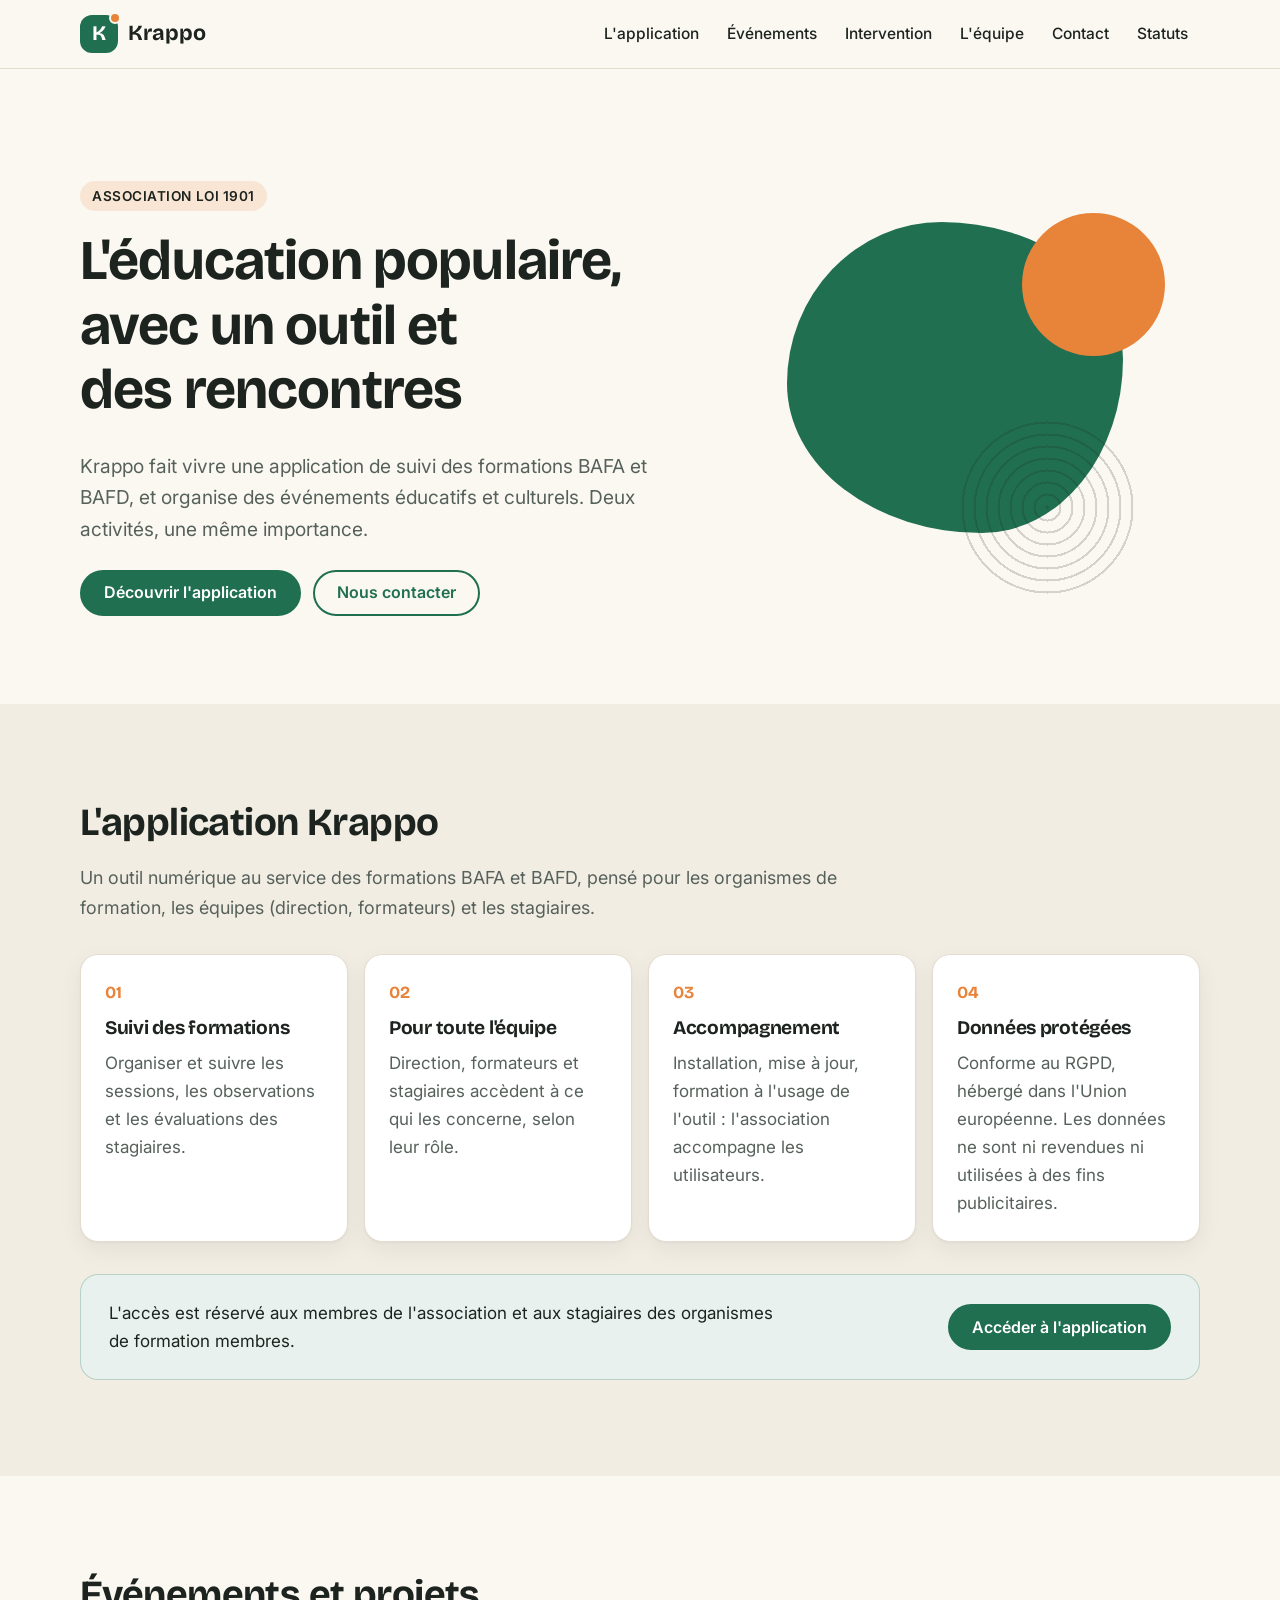
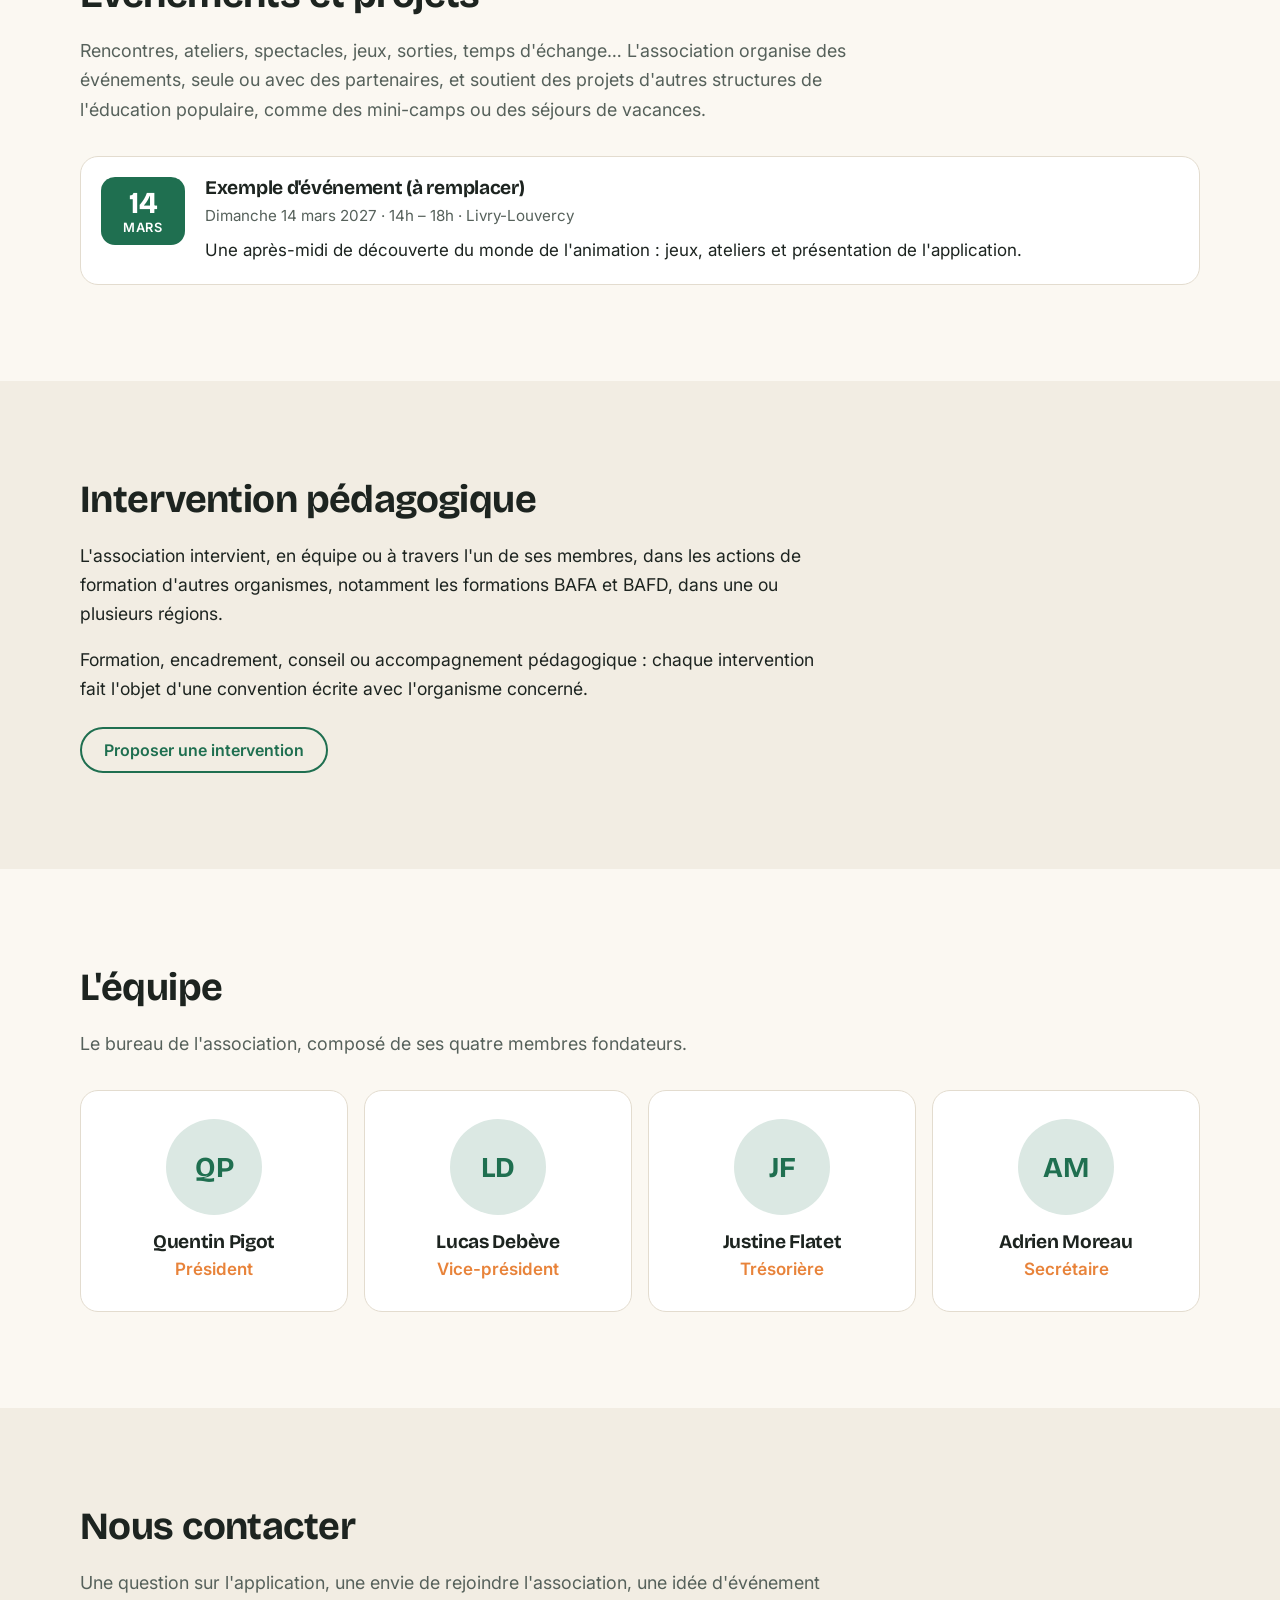
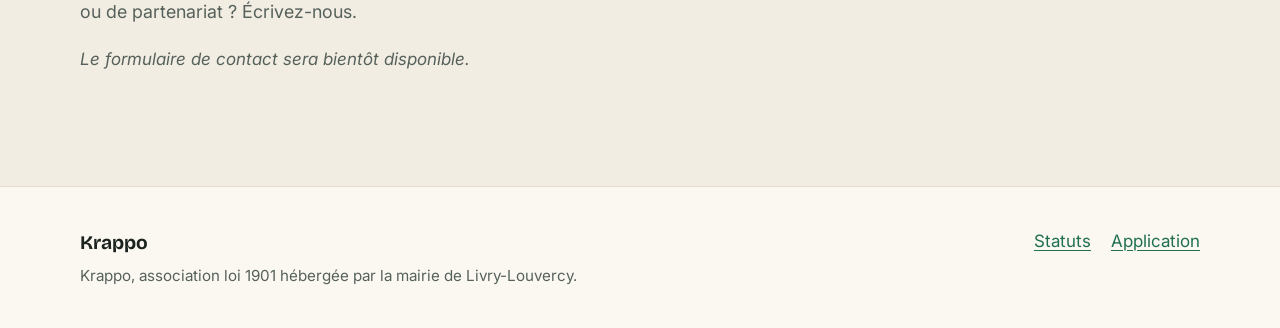
<file: index.html>
<!doctype html>
<html lang="fr">
<head>
  <meta charset="utf-8">
  <meta name="viewport" content="width=device-width, initial-scale=1">
  <title>Krappo · Association d'éducation populaire</title>
  <meta name="description" content="Krappo est une association loi 1901 qui fait vivre l'application Krappo pour le suivi des formations BAFA et BAFD, et organise des événements éducatifs et culturels.">
  <link rel="icon" href="assets/favicon.svg" type="image/svg+xml">
  <link rel="preconnect" href="https://fonts.googleapis.com">
  <link rel="preconnect" href="https://fonts.gstatic.com" crossorigin>
  <link rel="stylesheet" href="assets/css/style.css">
  <script src="assets/js/app.js" defer></script>
</head>
<body data-page="accueil">
  <a class="skip-link" href="#main">Aller au contenu</a>
  <header class="site-header" id="site-header"></header>
  <main id="main">
    <noscript><p class="container notice">Ce site a besoin de JavaScript pour afficher son contenu.</p></noscript>
  </main>
  <footer class="site-footer" id="site-footer"></footer>
</body>
</html>
</file>
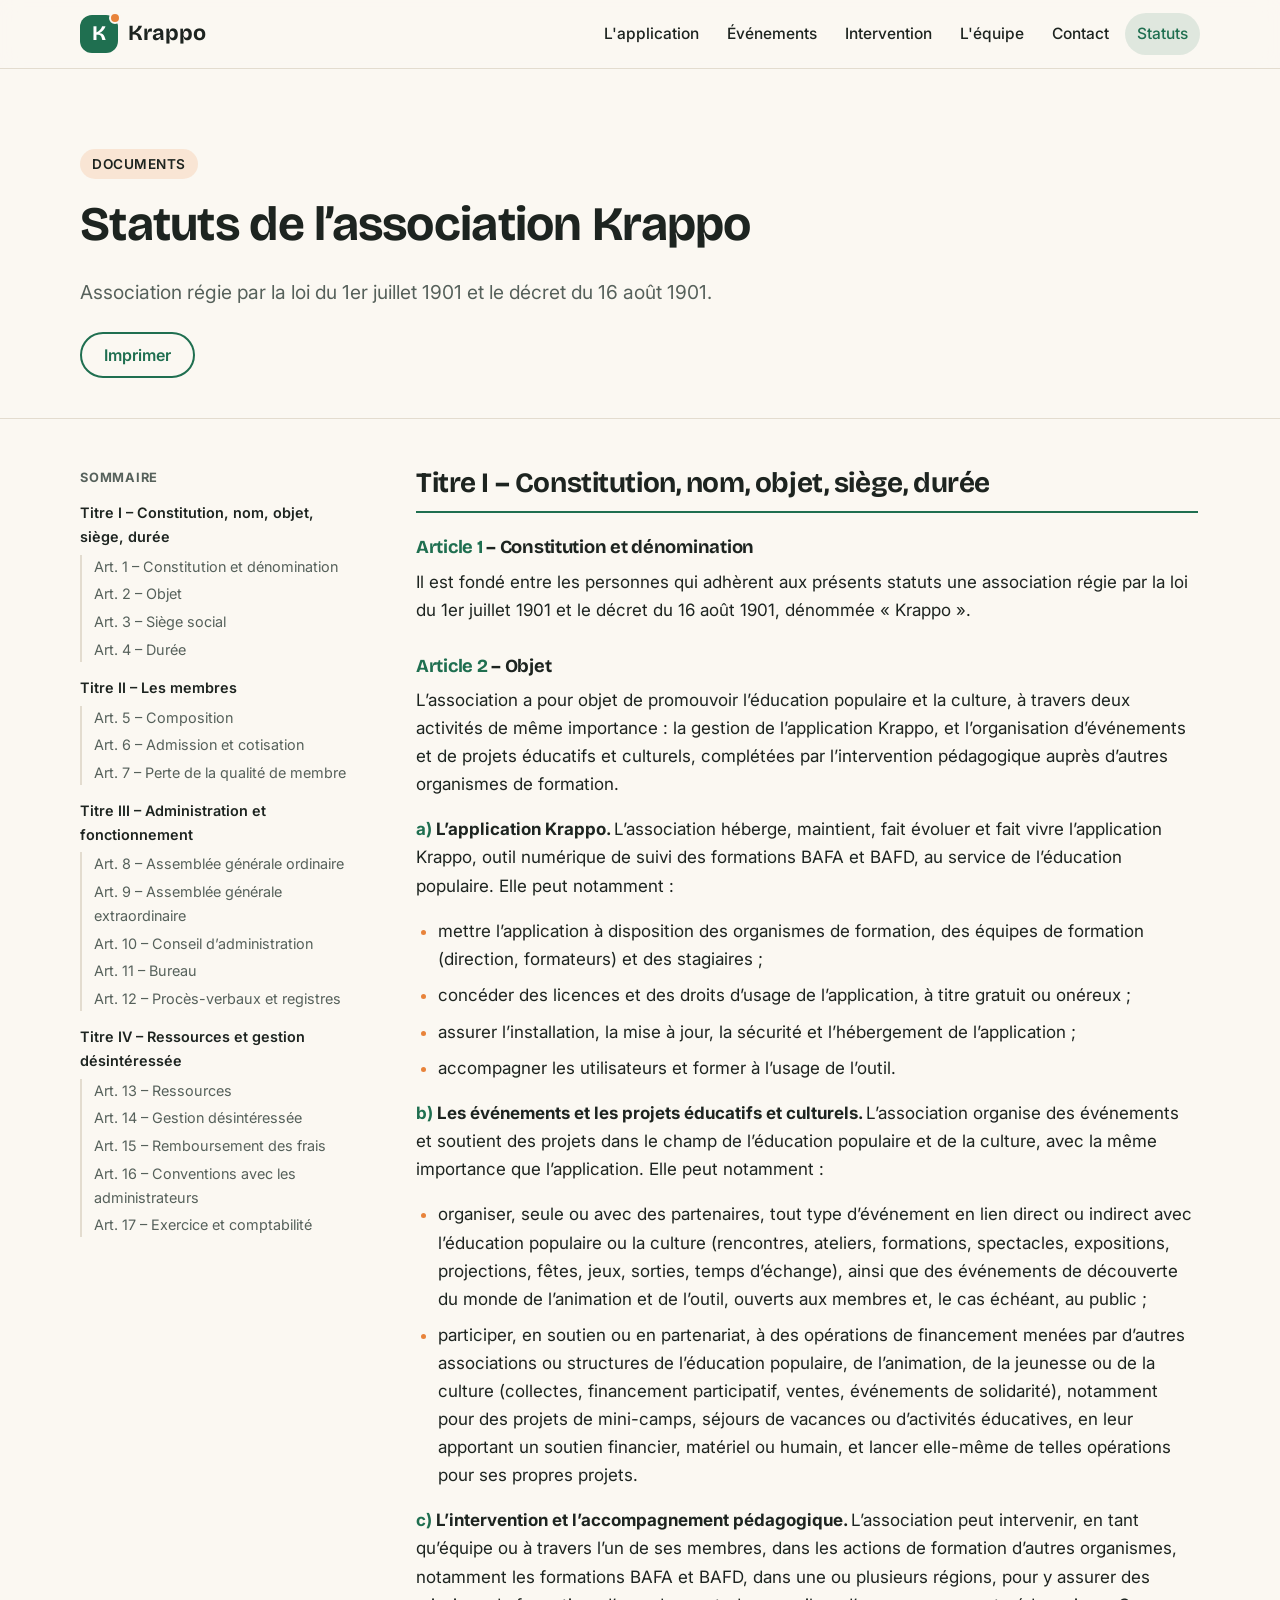
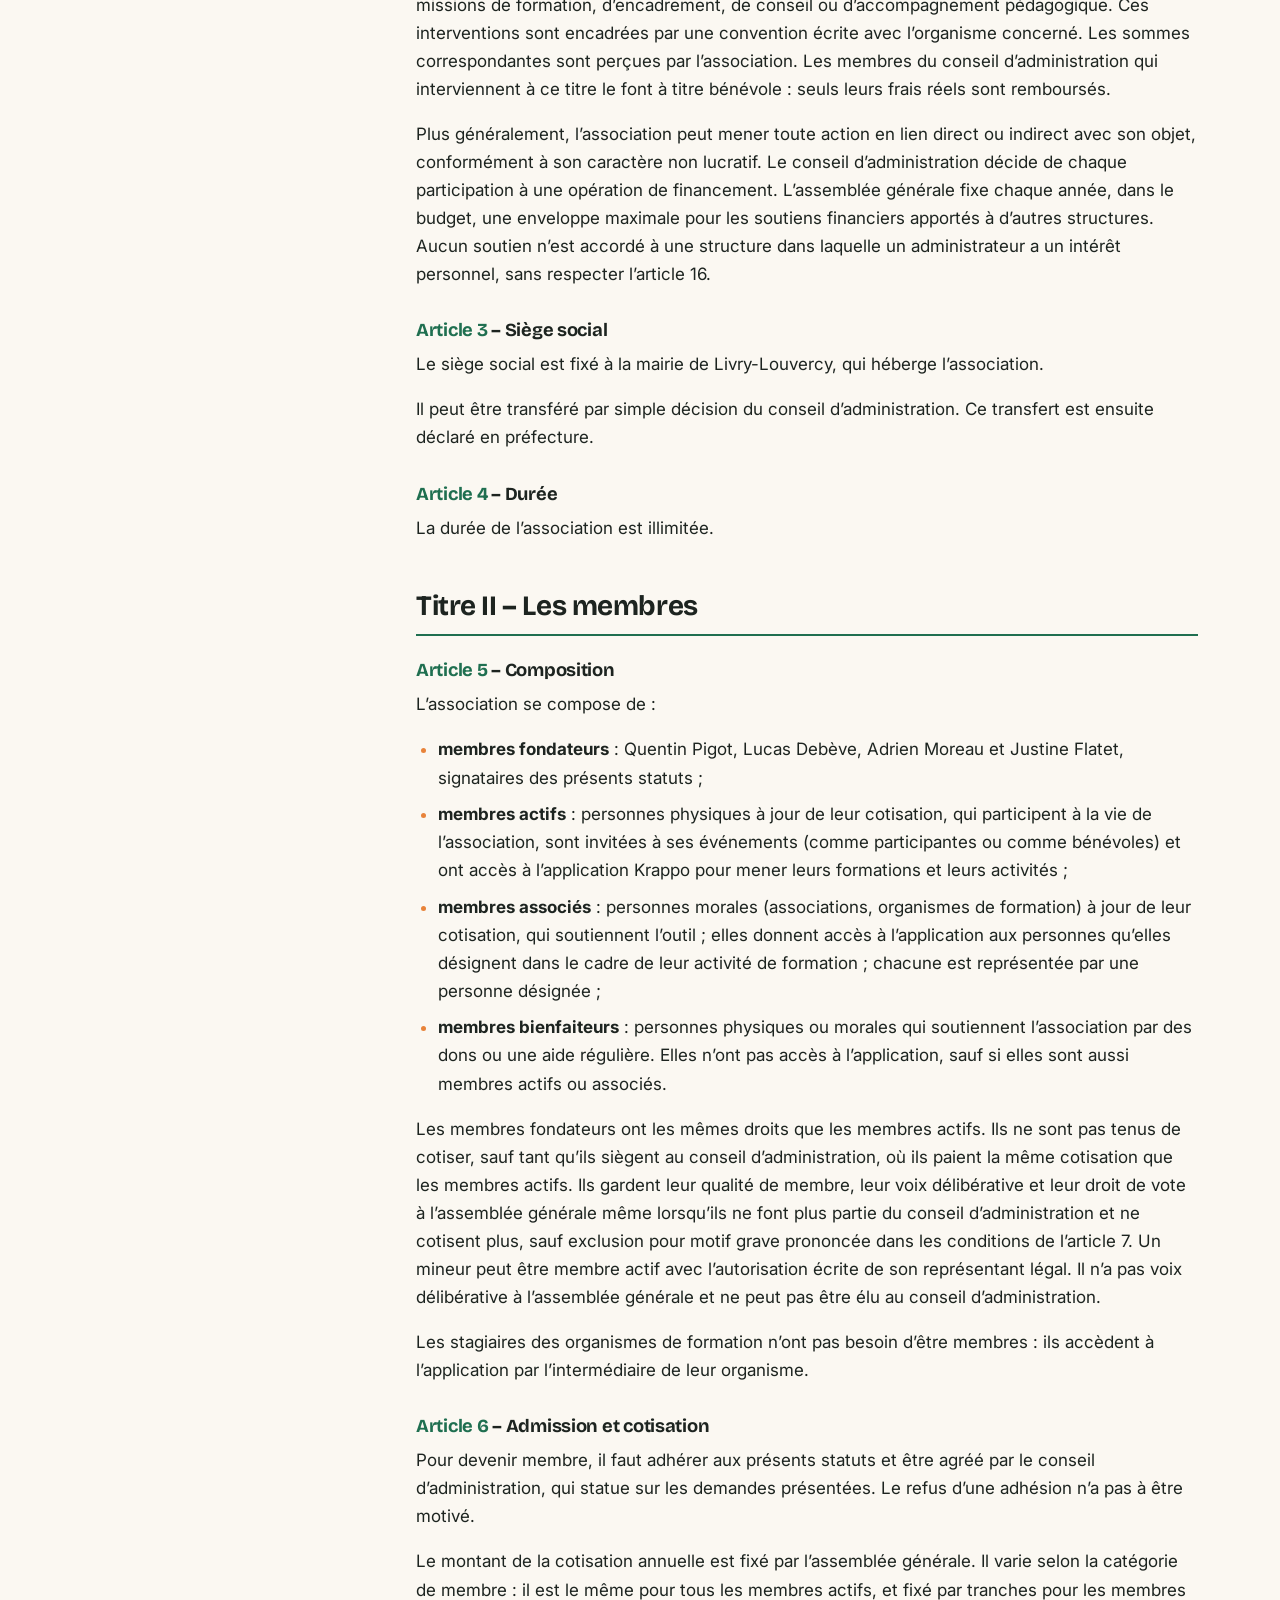
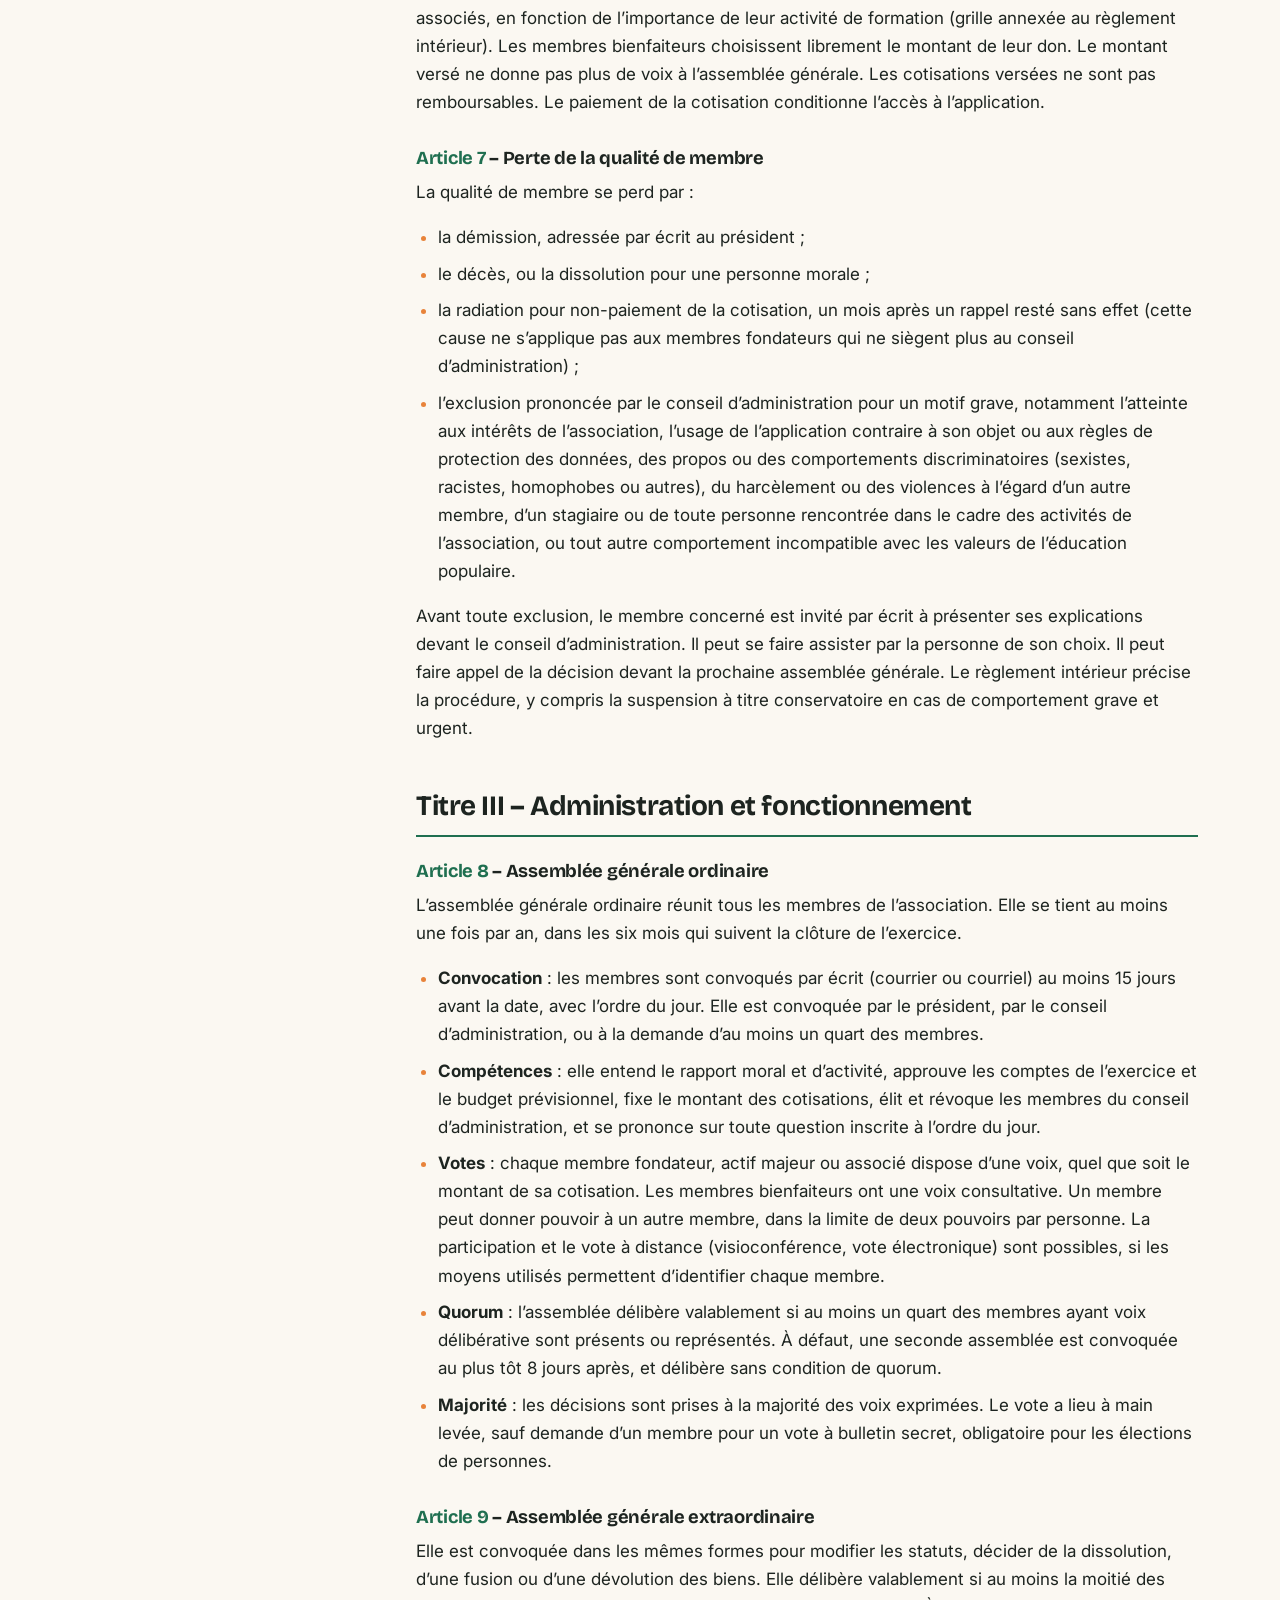
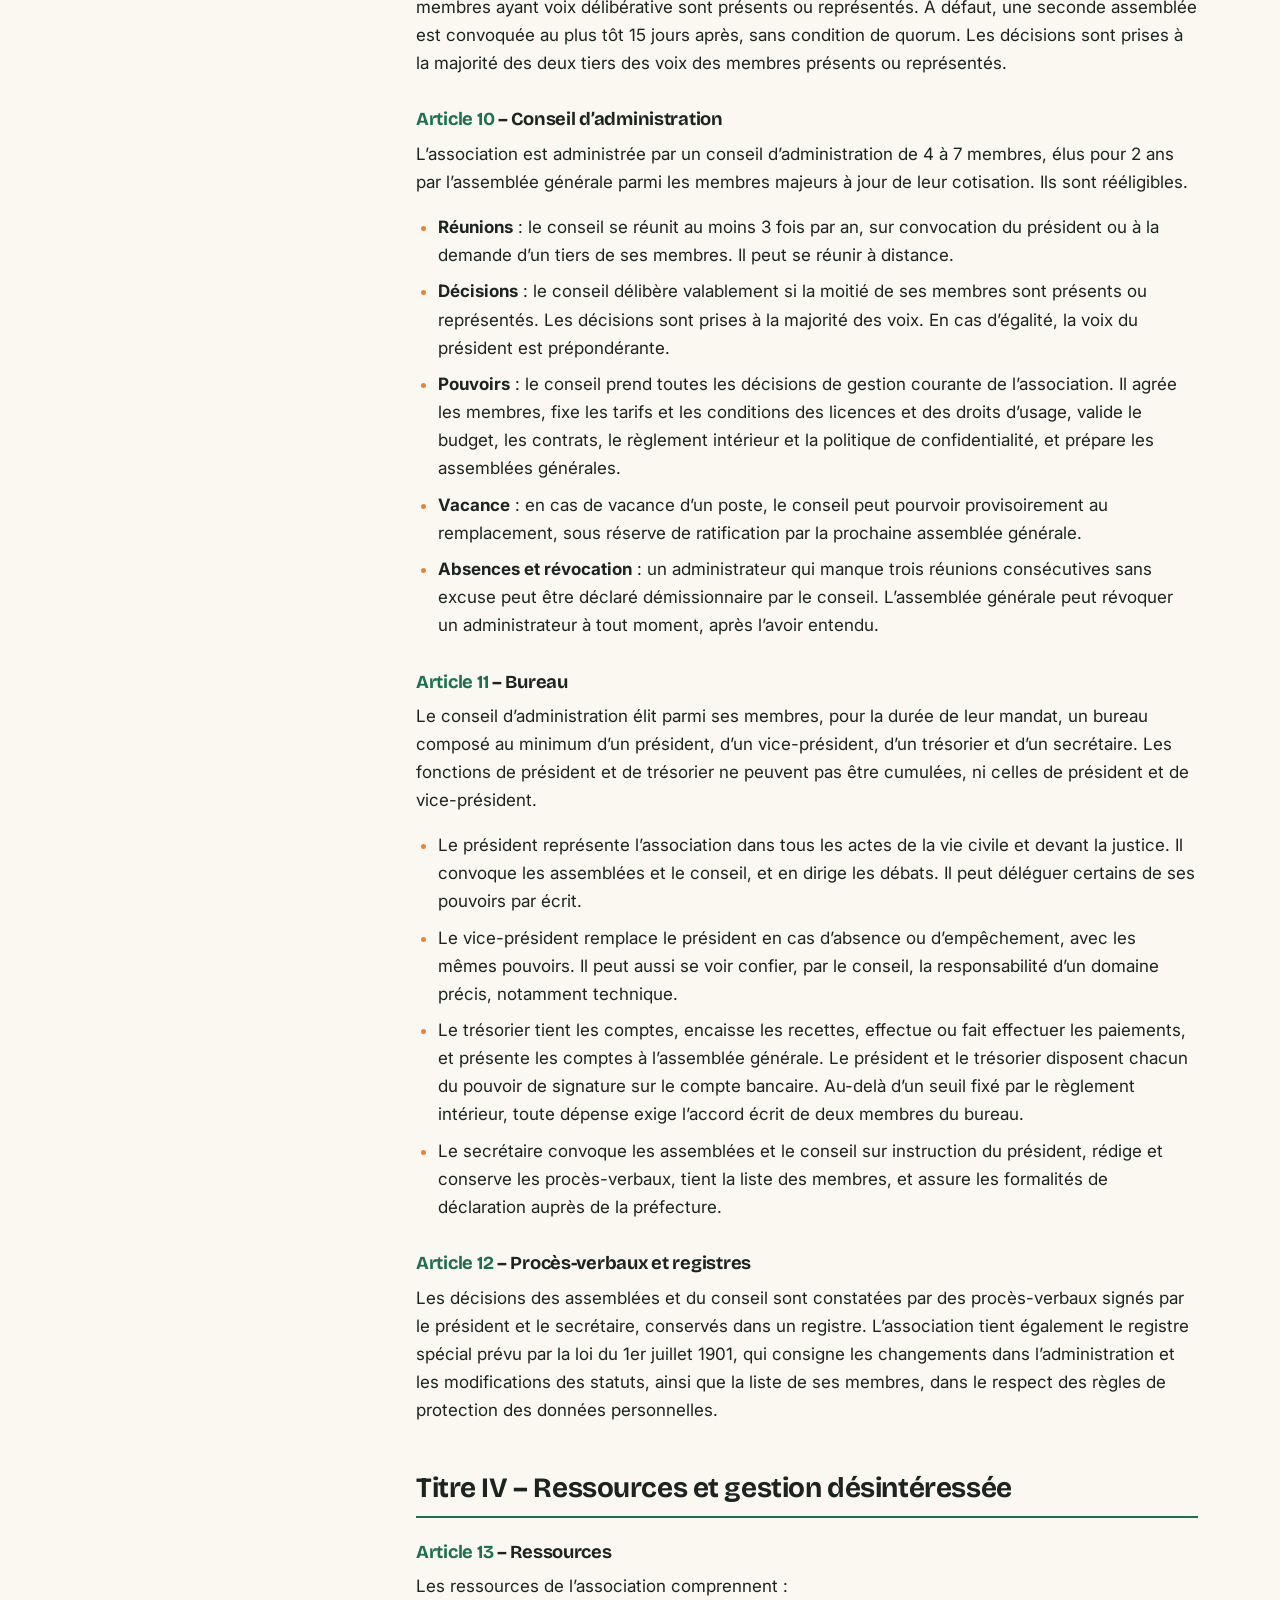
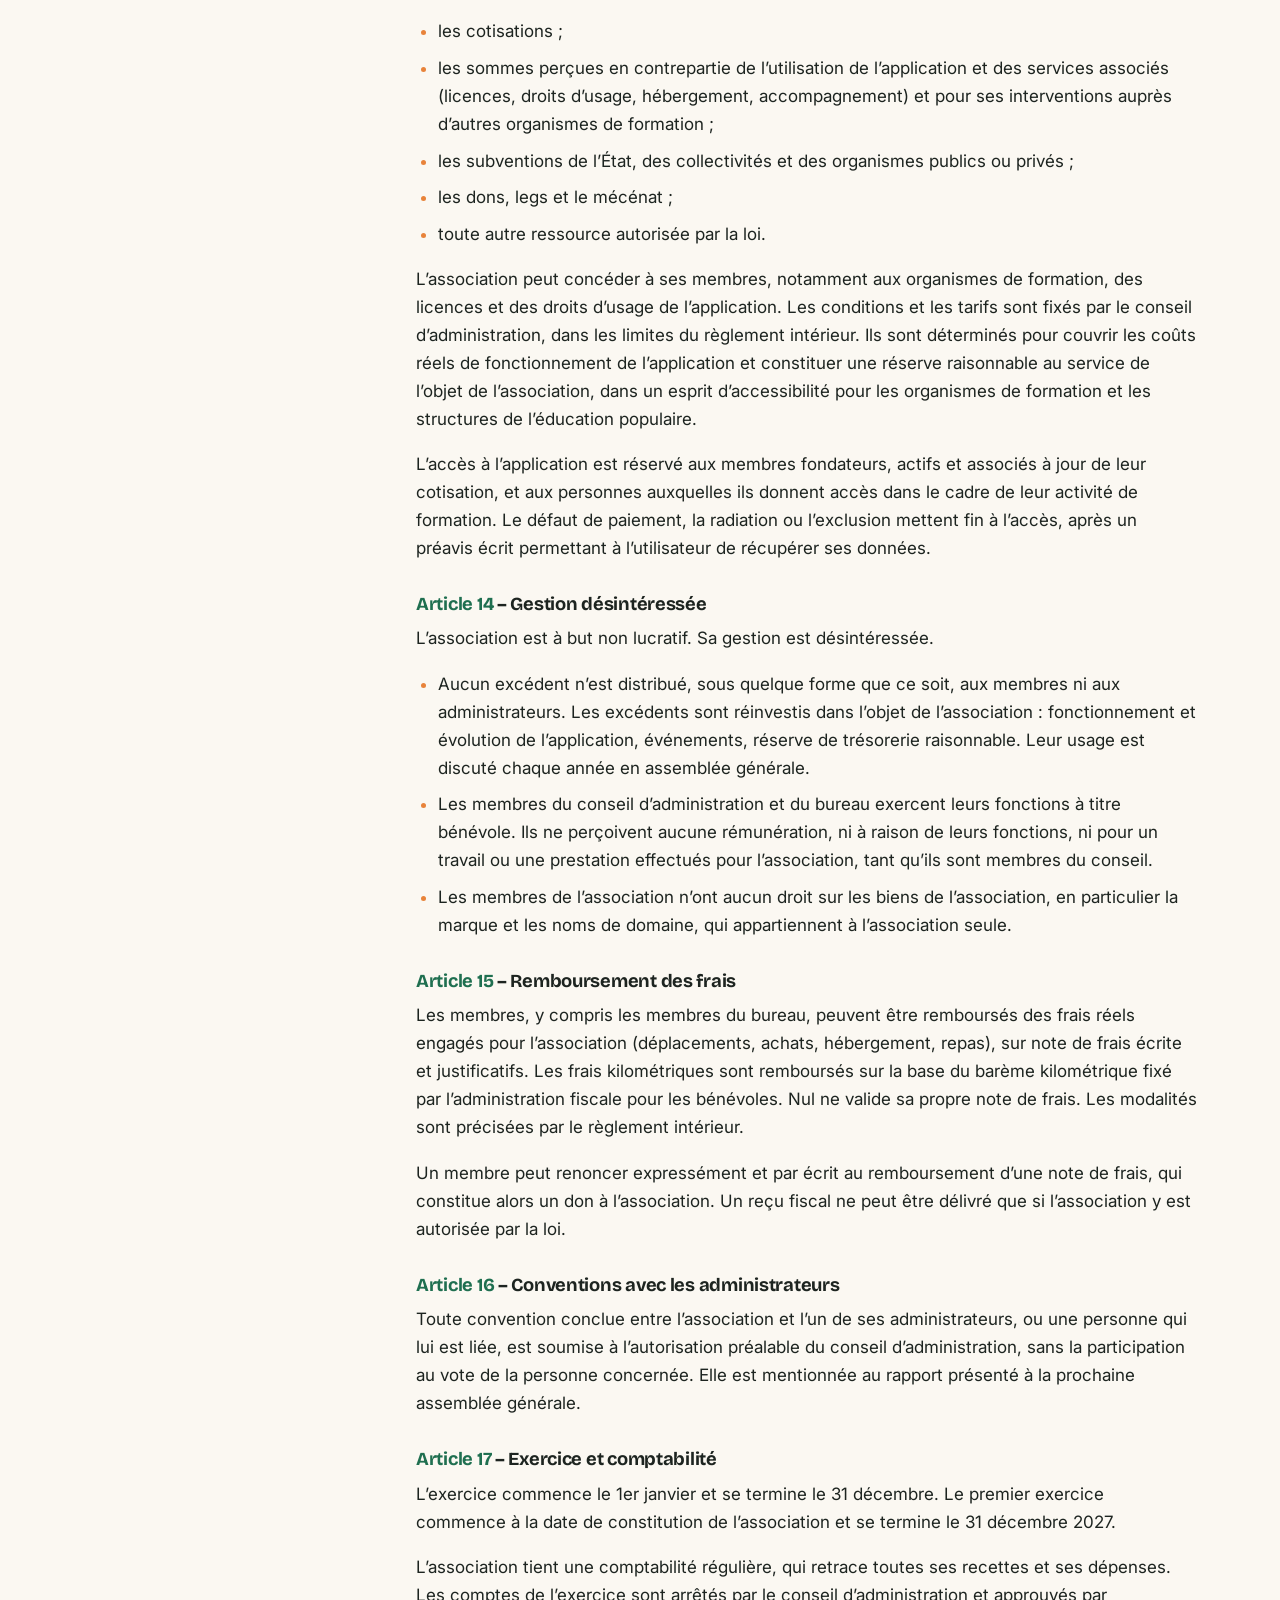
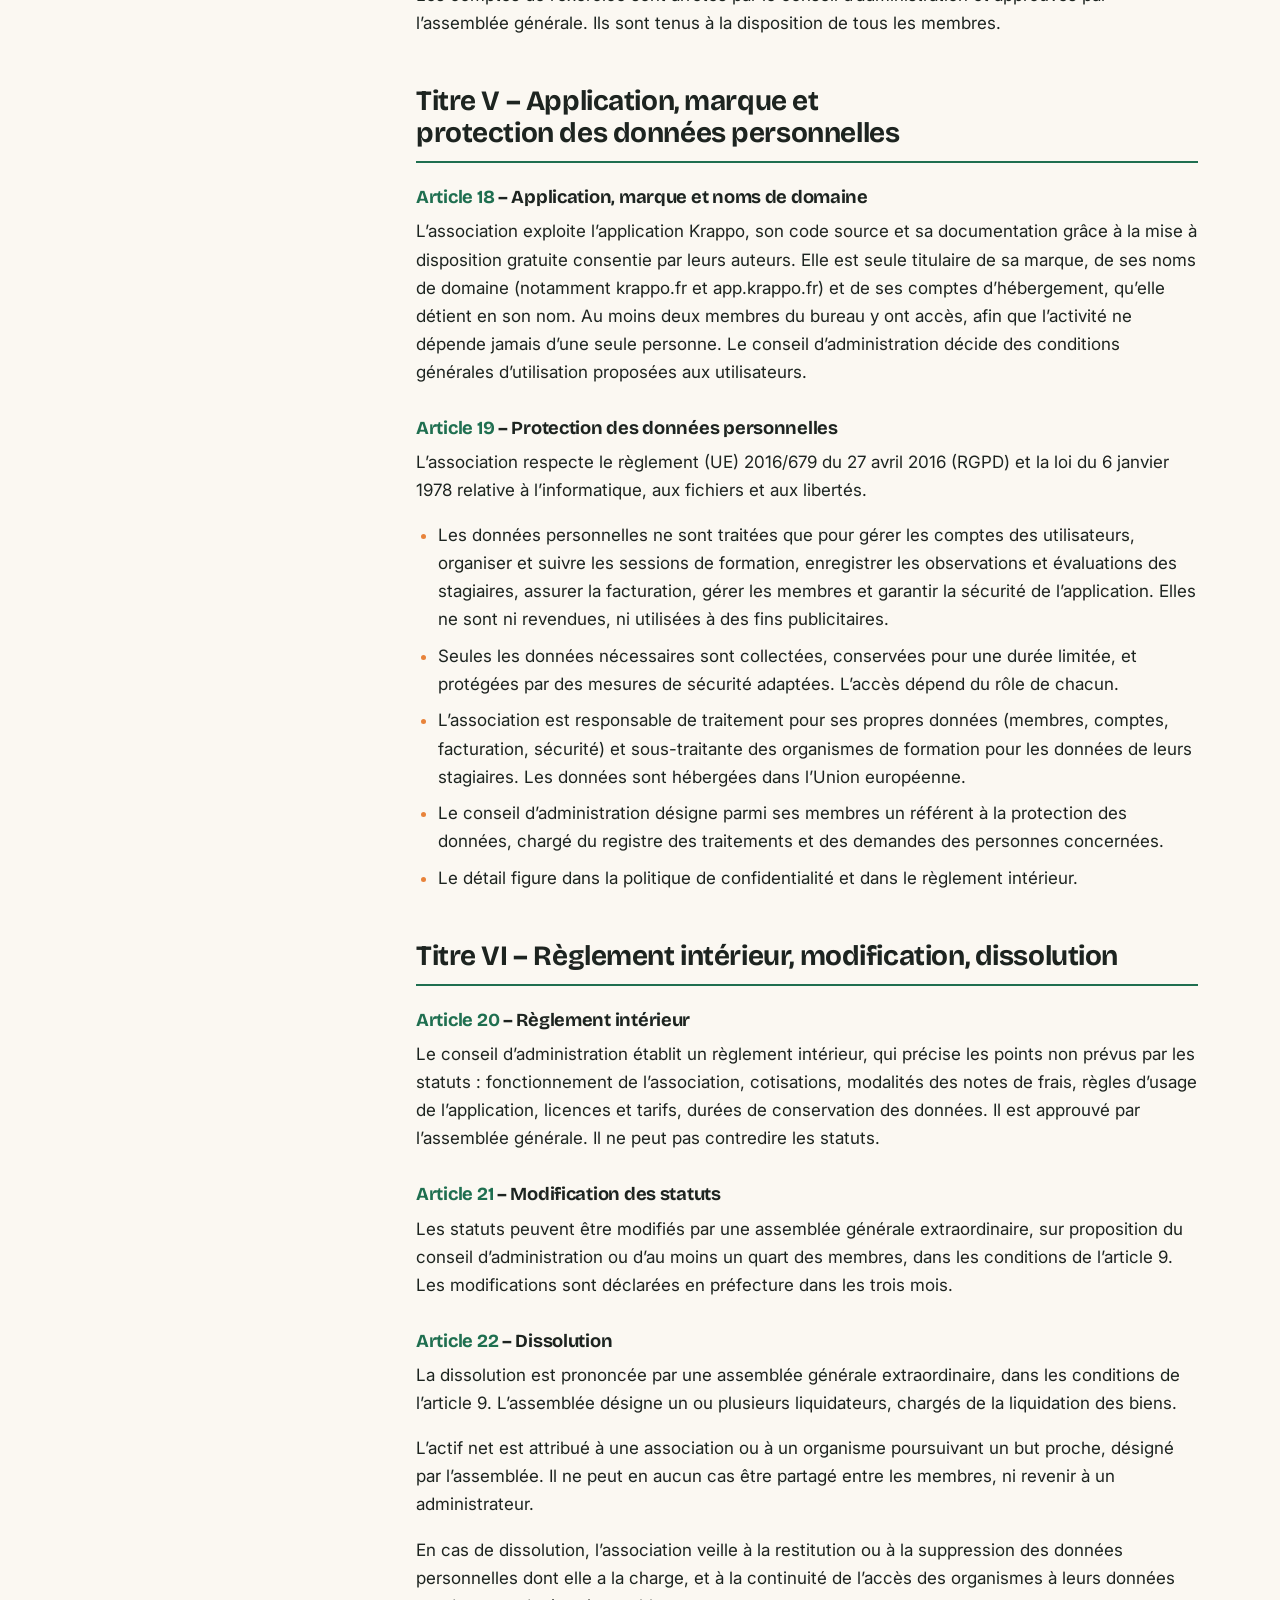
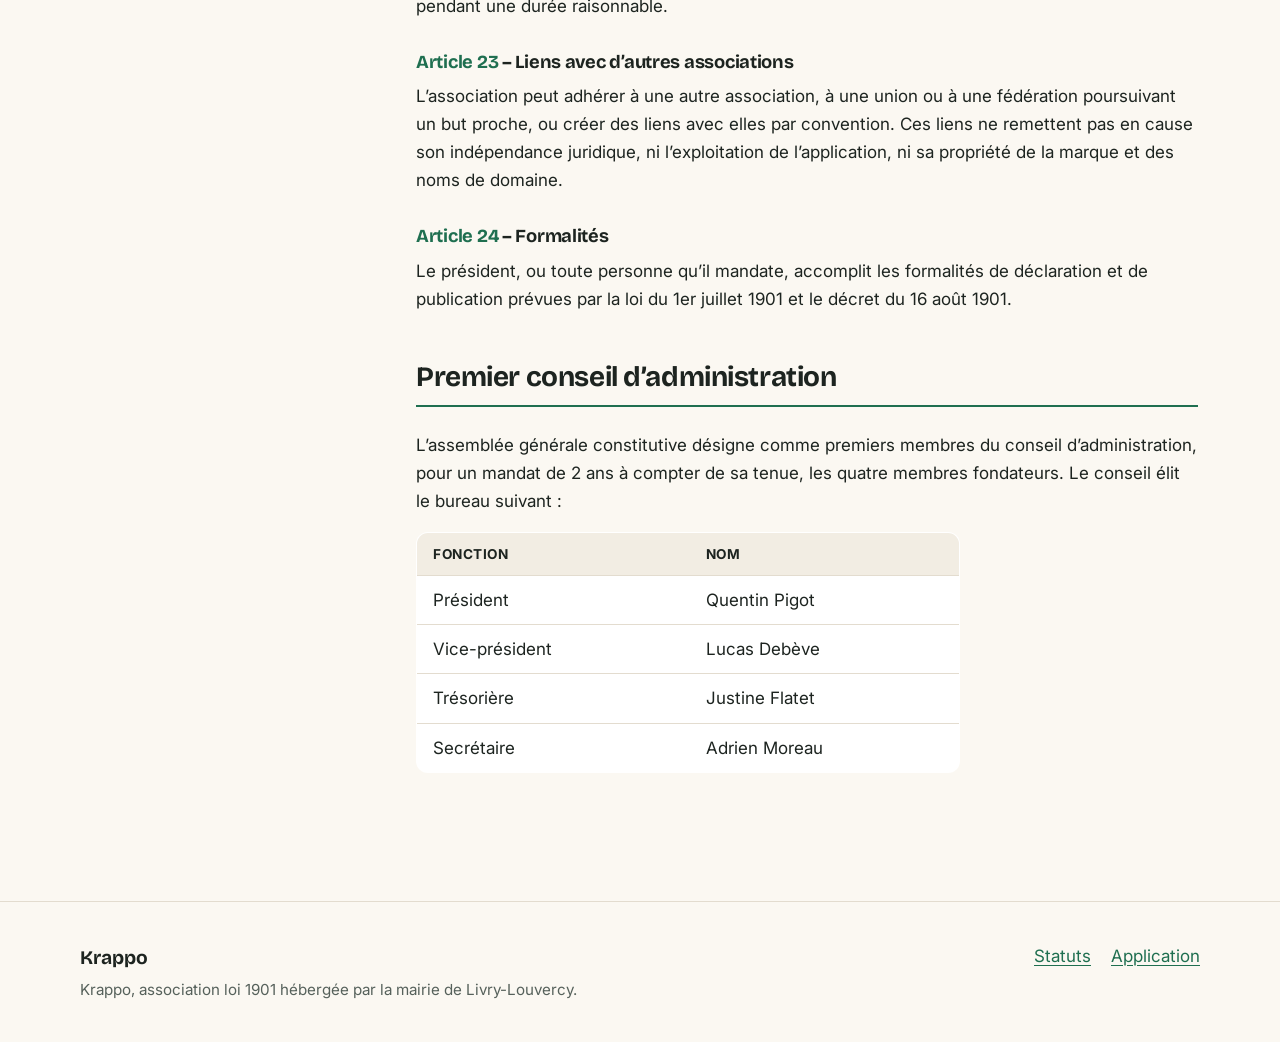
<file: statuts.html>
<!doctype html>
<html lang="fr">
<head>
  <meta charset="utf-8">
  <meta name="viewport" content="width=device-width, initial-scale=1">
  <title>Statuts · Krappo</title>
  <meta name="description" content="Statuts de l'association Krappo, régie par la loi du 1er juillet 1901.">
  <link rel="icon" href="assets/favicon.svg" type="image/svg+xml">
  <link rel="preconnect" href="https://fonts.googleapis.com">
  <link rel="preconnect" href="https://fonts.gstatic.com" crossorigin>
  <link rel="stylesheet" href="assets/css/style.css">
  <script src="assets/js/app.js" defer></script>
</head>
<body data-page="statuts">
  <a class="skip-link" href="#main">Aller au contenu</a>
  <header class="site-header" id="site-header"></header>
  <main id="main">
    <noscript><p class="container notice">Ce site a besoin de JavaScript pour afficher son contenu.</p></noscript>
  </main>
  <footer class="site-footer" id="site-footer"></footer>
</body>
</html>
</file>
<file: assets/css/style.css>
/* ---------- Jetons de design ---------- */
/* Les couleurs principales sont surchargées depuis content/site.json (clé "theme"). */
:root {
  --primary-light: #1f6f50;
  --primary-dark: #7fd3ad;
  --accent-light: #e8833a;
  --accent-dark: #f2a66b;

  --primary: var(--primary-light);
  --accent: var(--accent-light);
  --bg: #fbf8f2;
  --surface: #ffffff;
  --surface-alt: #f2ede3;
  --text: #1d2420;
  --muted: #56615b;
  --border: #e3dccf;
  --on-primary: #ffffff;

  --font-heading: "Bricolage Grotesque";
  --font-body: "Inter";
  --radius: 18px;
  --shadow: 0 1px 2px rgb(0 0 0 / 0.04), 0 8px 24px rgb(0 0 0 / 0.06);
  --header-h: 68px;
  color-scheme: light;
}

@media (prefers-color-scheme: dark) {
  :root:not([data-theme="light"]) {
    --primary: var(--primary-dark);
    --accent: var(--accent-dark);
    --bg: #121714;
    --surface: #1a211d;
    --surface-alt: #1f2823;
    --text: #e9efe9;
    --muted: #a3b0a8;
    --border: #2c3731;
    --on-primary: #0d1310;
    --shadow: 0 1px 2px rgb(0 0 0 / 0.3), 0 8px 24px rgb(0 0 0 / 0.25);
    color-scheme: dark;
  }
}
:root[data-theme="dark"] {
  --primary: var(--primary-dark);
  --accent: var(--accent-dark);
  --bg: #121714;
  --surface: #1a211d;
  --surface-alt: #1f2823;
  --text: #e9efe9;
  --muted: #a3b0a8;
  --border: #2c3731;
  --on-primary: #0d1310;
  color-scheme: dark;
}

/* ---------- Base ---------- */
*, *::before, *::after { box-sizing: border-box; }
html { scroll-behavior: smooth; scroll-padding-top: calc(var(--header-h) + 16px); }
@media (prefers-reduced-motion: reduce) { html { scroll-behavior: auto; } }

body {
  margin: 0;
  background: var(--bg);
  color: var(--text);
  font-family: var(--font-body), system-ui, -apple-system, "Segoe UI", sans-serif;
  font-size: 1.0625rem;
  line-height: 1.65;
  -webkit-font-smoothing: antialiased;
}

h1, h2, h3 {
  font-family: var(--font-heading), var(--font-body), system-ui, sans-serif;
  line-height: 1.15;
  letter-spacing: -0.015em;
  margin: 0 0 0.5em;
  text-wrap: balance;
}
h1 { font-size: clamp(2.1rem, 5vw, 3.5rem); }
h2 { font-size: clamp(1.7rem, 3.5vw, 2.4rem); }
h3 { font-size: 1.2rem; }
p { margin: 0 0 1em; }
a { color: var(--primary); text-underline-offset: 3px; }
img { max-width: 100%; display: block; }

.container { width: min(1120px, 100% - 32px); margin-inline: auto; }
.visually-hidden { position: absolute; width: 1px; height: 1px; overflow: hidden; clip: rect(0 0 0 0); white-space: nowrap; }
.skip-link { position: absolute; left: 16px; top: -48px; z-index: 100; background: var(--primary); color: var(--on-primary); padding: 8px 14px; border-radius: 8px; }
.skip-link:focus { top: 12px; }
:focus-visible { outline: 3px solid var(--accent); outline-offset: 3px; border-radius: 4px; }
.notice { padding: 48px 0; color: var(--muted); }

/* ---------- Boutons ---------- */
.actions { display: flex; flex-wrap: wrap; gap: 12px; margin-top: 24px; }
.btn {
  display: inline-flex; align-items: center; justify-content: center;
  min-height: 46px; padding: 0 22px; border-radius: 999px;
  font: inherit; font-weight: 600; font-size: 1rem; text-decoration: none;
  border: 2px solid var(--primary); cursor: pointer;
  transition: transform 0.15s ease, background-color 0.15s ease, color 0.15s ease;
}
.btn:hover { transform: translateY(-1px); }
.btn-primary { background: var(--primary); color: var(--on-primary); }
.btn-secondary { background: transparent; color: var(--primary); }
.btn-secondary:hover { background: color-mix(in srgb, var(--primary) 10%, transparent); }

/* ---------- En-tête ---------- */
.site-header {
  position: sticky; top: 0; z-index: 50;
  background: color-mix(in srgb, var(--bg) 88%, transparent);
  backdrop-filter: saturate(1.4) blur(10px);
  border-bottom: 1px solid var(--border);
}
.header-inner { display: flex; align-items: center; justify-content: space-between; height: var(--header-h); }
.brand { display: inline-flex; align-items: center; gap: 10px; text-decoration: none; color: var(--text); }
.brand-mark {
  display: grid; place-items: center; width: 38px; height: 38px; border-radius: 12px;
  background: var(--primary); color: var(--on-primary);
  font-family: var(--font-heading), sans-serif; font-weight: 700; font-size: 1.3rem;
  position: relative;
}
.brand-mark::after {
  content: ""; position: absolute; top: -3px; right: -3px; width: 12px; height: 12px;
  border-radius: 50%; background: var(--accent); border: 2px solid var(--bg);
}
.brand-name { font-family: var(--font-heading), sans-serif; font-weight: 700; font-size: 1.35rem; }

.nav-list { display: flex; gap: 4px; list-style: none; margin: 0; padding: 0; }
.nav-list a {
  display: block; padding: 8px 12px; border-radius: 999px;
  color: var(--text); text-decoration: none; font-weight: 500; font-size: 0.97rem;
}
.nav-list a:hover { background: var(--surface-alt); }
.nav-list a[aria-current="page"] { color: var(--primary); background: color-mix(in srgb, var(--primary) 12%, transparent); }

.nav-toggle { display: none; }

@media (max-width: 820px) {
  .nav-toggle {
    display: grid; place-items: center; width: 44px; height: 44px;
    background: none; border: 1px solid var(--border); border-radius: 12px; cursor: pointer; color: var(--text);
  }
  .nav-toggle-bar, .nav-toggle-bar::before, .nav-toggle-bar::after {
    display: block; width: 18px; height: 2px; background: currentColor; border-radius: 2px; position: relative; transition: transform 0.2s ease;
  }
  .nav-toggle-bar::before, .nav-toggle-bar::after { content: ""; position: absolute; left: 0; }
  .nav-toggle-bar::before { top: -6px; }
  .nav-toggle-bar::after { top: 6px; }
  .nav-open .nav-toggle-bar { background: transparent; }
  .nav-open .nav-toggle-bar::before { transform: translateY(6px) rotate(45deg); }
  .nav-open .nav-toggle-bar::after { transform: translateY(-6px) rotate(-45deg); }

  .nav-list {
    display: none; position: absolute; left: 0; right: 0; top: var(--header-h);
    flex-direction: column; padding: 12px 16px 20px;
    background: var(--bg); border-bottom: 1px solid var(--border); box-shadow: var(--shadow);
  }
  .nav-open .nav-list { display: flex; }
  .nav-list a { padding: 12px 14px; }
}

/* ---------- Héros ---------- */
.hero { padding: clamp(48px, 9vw, 112px) 0 clamp(40px, 7vw, 88px); overflow: hidden; }
.hero-inner { display: grid; grid-template-columns: 1.35fr 1fr; gap: 48px; align-items: center; }
.eyebrow {
  display: inline-block; margin-bottom: 18px; padding: 4px 12px; border-radius: 999px;
  background: color-mix(in srgb, var(--accent) 16%, transparent); color: var(--text);
  font-size: 0.85rem; font-weight: 600; letter-spacing: 0.04em; text-transform: uppercase;
}
.hero-lead { font-size: 1.2rem; color: var(--muted); max-width: 38em; }

.hero-art { position: relative; aspect-ratio: 1; max-width: 420px; justify-self: center; width: 100%; }
.shape { position: absolute; border-radius: 50%; }
.shape-1 { inset: 8% 14% 18% 6%; background: var(--primary); border-radius: 46% 54% 42% 58% / 52% 44% 56% 48%; }
.shape-2 { width: 34%; aspect-ratio: 1; right: 4%; top: 6%; background: var(--accent); }
.shape-3 {
  width: 44%; aspect-ratio: 1; right: 10%; bottom: 2%;
  background: repeating-radial-gradient(circle, var(--text) 0 2px, transparent 2px 12px);
  opacity: 0.18;
}

@media (max-width: 820px) {
  .hero-inner { grid-template-columns: 1fr; }
  .hero-art { max-width: 220px; order: -1; justify-self: start; }
}

/* ---------- Sections ---------- */
.section { padding: clamp(56px, 8vw, 96px) 0; }
.section:nth-of-type(even) { background: var(--surface-alt); }
.section-title { max-width: 20em; }
.section-intro { font-size: 1.12rem; color: var(--muted); max-width: 44em; }
.prose { max-width: 44em; }
.prose p { font-size: 1.1rem; }
.empty { color: var(--muted); font-style: italic; }

.card-grid {
  list-style: none; padding: 0; margin: 32px 0 0;
  display: grid; grid-template-columns: repeat(auto-fit, minmax(230px, 1fr)); gap: 16px;
}
.card {
  background: var(--surface); border: 1px solid var(--border); border-radius: var(--radius);
  padding: 24px; box-shadow: var(--shadow);
}
.card p { color: var(--muted); margin: 0; }
.card-index { display: block; font-family: var(--font-heading), sans-serif; font-weight: 700; color: var(--accent); margin-bottom: 10px; }

.callout {
  margin-top: 32px; padding: 24px 28px; border-radius: var(--radius);
  background: color-mix(in srgb, var(--primary) 10%, var(--surface));
  border: 1px solid color-mix(in srgb, var(--primary) 25%, transparent);
  display: flex; flex-wrap: wrap; align-items: center; justify-content: space-between; gap: 16px;
}
.callout p { margin: 0; max-width: 40em; }

/* Événements */
.event-list { list-style: none; padding: 0; margin: 32px 0 0; display: grid; gap: 16px; }
.event {
  display: grid; grid-template-columns: 84px 1fr; gap: 20px; align-items: start;
  background: var(--surface); border: 1px solid var(--border); border-radius: var(--radius); padding: 20px;
}
.event-date {
  display: grid; place-items: center; padding: 10px 0; border-radius: 14px;
  background: var(--primary); color: var(--on-primary); line-height: 1.1;
}
.event-day { font-family: var(--font-heading), sans-serif; font-size: 1.9rem; font-weight: 700; }
.event-month { text-transform: uppercase; font-size: 0.8rem; font-weight: 600; letter-spacing: 0.06em; }
.event-body h3 { margin-bottom: 4px; }
.event-meta { color: var(--muted); font-size: 0.95rem; margin-bottom: 8px; }
.event-meta::first-letter { text-transform: uppercase; }
.event-body p:last-child { margin-bottom: 0; }
.event-link { font-weight: 600; }

@media (max-width: 520px) {
  .event { grid-template-columns: 64px 1fr; gap: 14px; padding: 16px; }
  .event-day { font-size: 1.5rem; }
}

/* Équipe */
.team-grid {
  list-style: none; padding: 0; margin: 32px 0 0;
  display: grid; grid-template-columns: repeat(auto-fit, minmax(150px, 1fr)); gap: 16px;
}
.member {
  background: var(--surface); border: 1px solid var(--border); border-radius: var(--radius);
  padding: 28px 20px; text-align: center;
}
.avatar { width: 96px; height: 96px; border-radius: 50%; margin: 0 auto 16px; object-fit: cover; }
.avatar-initials {
  display: grid; place-items: center;
  background: color-mix(in srgb, var(--primary) 16%, var(--surface)); color: var(--primary);
  font-family: var(--font-heading), sans-serif; font-weight: 700; font-size: 1.8rem;
}
.member h3 { margin-bottom: 2px; }
.member-role { color: var(--accent); font-weight: 600; margin: 0; }
.member-bio { color: var(--muted); margin: 10px 0 0; font-size: 0.95rem; }

/* Contact */
.contact-box { max-width: 44em; }
.contact-embed { width: 100%; border: 1px solid var(--border); border-radius: var(--radius); background: var(--surface); margin-top: 24px; }

/* ---------- Pied de page ---------- */
.site-footer { border-top: 1px solid var(--border); padding: 40px 0; background: var(--bg); }
.footer-inner { display: flex; flex-wrap: wrap; justify-content: space-between; gap: 24px; }
.footer-name { font-family: var(--font-heading), sans-serif; font-weight: 700; font-size: 1.2rem; margin: 0 0 4px; }
.footer-text { color: var(--muted); margin: 0; font-size: 0.95rem; max-width: 36em; }
.footer-links { list-style: none; padding: 0; margin: 0; display: flex; flex-wrap: wrap; gap: 8px 20px; }

/* ---------- Page Statuts ---------- */
.page-head { padding: clamp(40px, 7vw, 80px) 0 clamp(24px, 4vw, 40px); border-bottom: 1px solid var(--border); }
.page-head h1 { font-size: clamp(1.9rem, 4.5vw, 3rem); }

.statuts-layout { display: grid; grid-template-columns: 280px 1fr; gap: 56px; padding: 48px 0 80px; align-items: start; }
.toc {
  position: sticky; top: calc(var(--header-h) + 24px);
  max-height: calc(100vh - var(--header-h) - 48px); overflow-y: auto;
  font-size: 0.9rem; padding-right: 8px;
}
.toc-title { font-weight: 700; text-transform: uppercase; letter-spacing: 0.06em; font-size: 0.8rem; color: var(--muted); }
.toc ol { list-style: none; padding: 0; margin: 0; }
.toc > ol > li { margin-bottom: 14px; }
.toc > ol > li > a { font-weight: 600; color: var(--text); }
.toc ol ol { margin-top: 6px; padding-left: 12px; border-left: 2px solid var(--border); }
.toc ol ol li { margin: 4px 0; }
.toc a { text-decoration: none; color: var(--muted); }
.toc a:hover { color: var(--primary); text-decoration: underline; }

.statuts-body { max-width: 46em; min-width: 0; }
.statuts-titre { margin-bottom: 48px; }
.statuts-titre > h2 {
  font-size: clamp(1.35rem, 2.6vw, 1.75rem); padding-bottom: 12px; margin-bottom: 24px;
  border-bottom: 2px solid var(--primary);
}
.statuts-article { margin-bottom: 32px; }
.statuts-article h3 { font-size: 1.15rem; }
.article-num { color: var(--primary); }
.statuts-body ul { padding-left: 1.3em; margin: 0 0 1em; }
.statuts-body li { margin-bottom: 0.5em; }
.statuts-body li::marker { color: var(--accent); }
.point-label { font-weight: 700; color: var(--primary); }

.table-wrap { overflow-x: auto; }
table { border-collapse: collapse; width: 100%; max-width: 32em; background: var(--surface); border-radius: 12px; overflow: hidden; border: 1px solid var(--border); }
th, td { text-align: left; padding: 10px 16px; border-bottom: 1px solid var(--border); }
th { background: var(--surface-alt); font-size: 0.85rem; text-transform: uppercase; letter-spacing: 0.04em; }
tr:last-child td { border-bottom: 0; }

@media (max-width: 900px) {
  .statuts-layout { grid-template-columns: 1fr; gap: 32px; }
  .toc { position: static; max-height: none; padding: 20px; background: var(--surface); border: 1px solid var(--border); border-radius: var(--radius); }
}

/* ---------- Impression ---------- */
@media print {
  :root { --bg: #fff; --surface: #fff; --surface-alt: #fff; --text: #000; --muted: #333; --primary: #000; --accent: #000; }
  .site-header, .site-footer, .toc, .actions, .skip-link { display: none !important; }
  .statuts-layout { display: block; padding: 0; }
  .page-head { border: 0; padding: 0 0 16px; }
  .eyebrow { display: none; }
  body { font-size: 11pt; }
  .statuts-article { break-inside: avoid-page; }
  a { color: inherit; text-decoration: none; }
}
</file>
